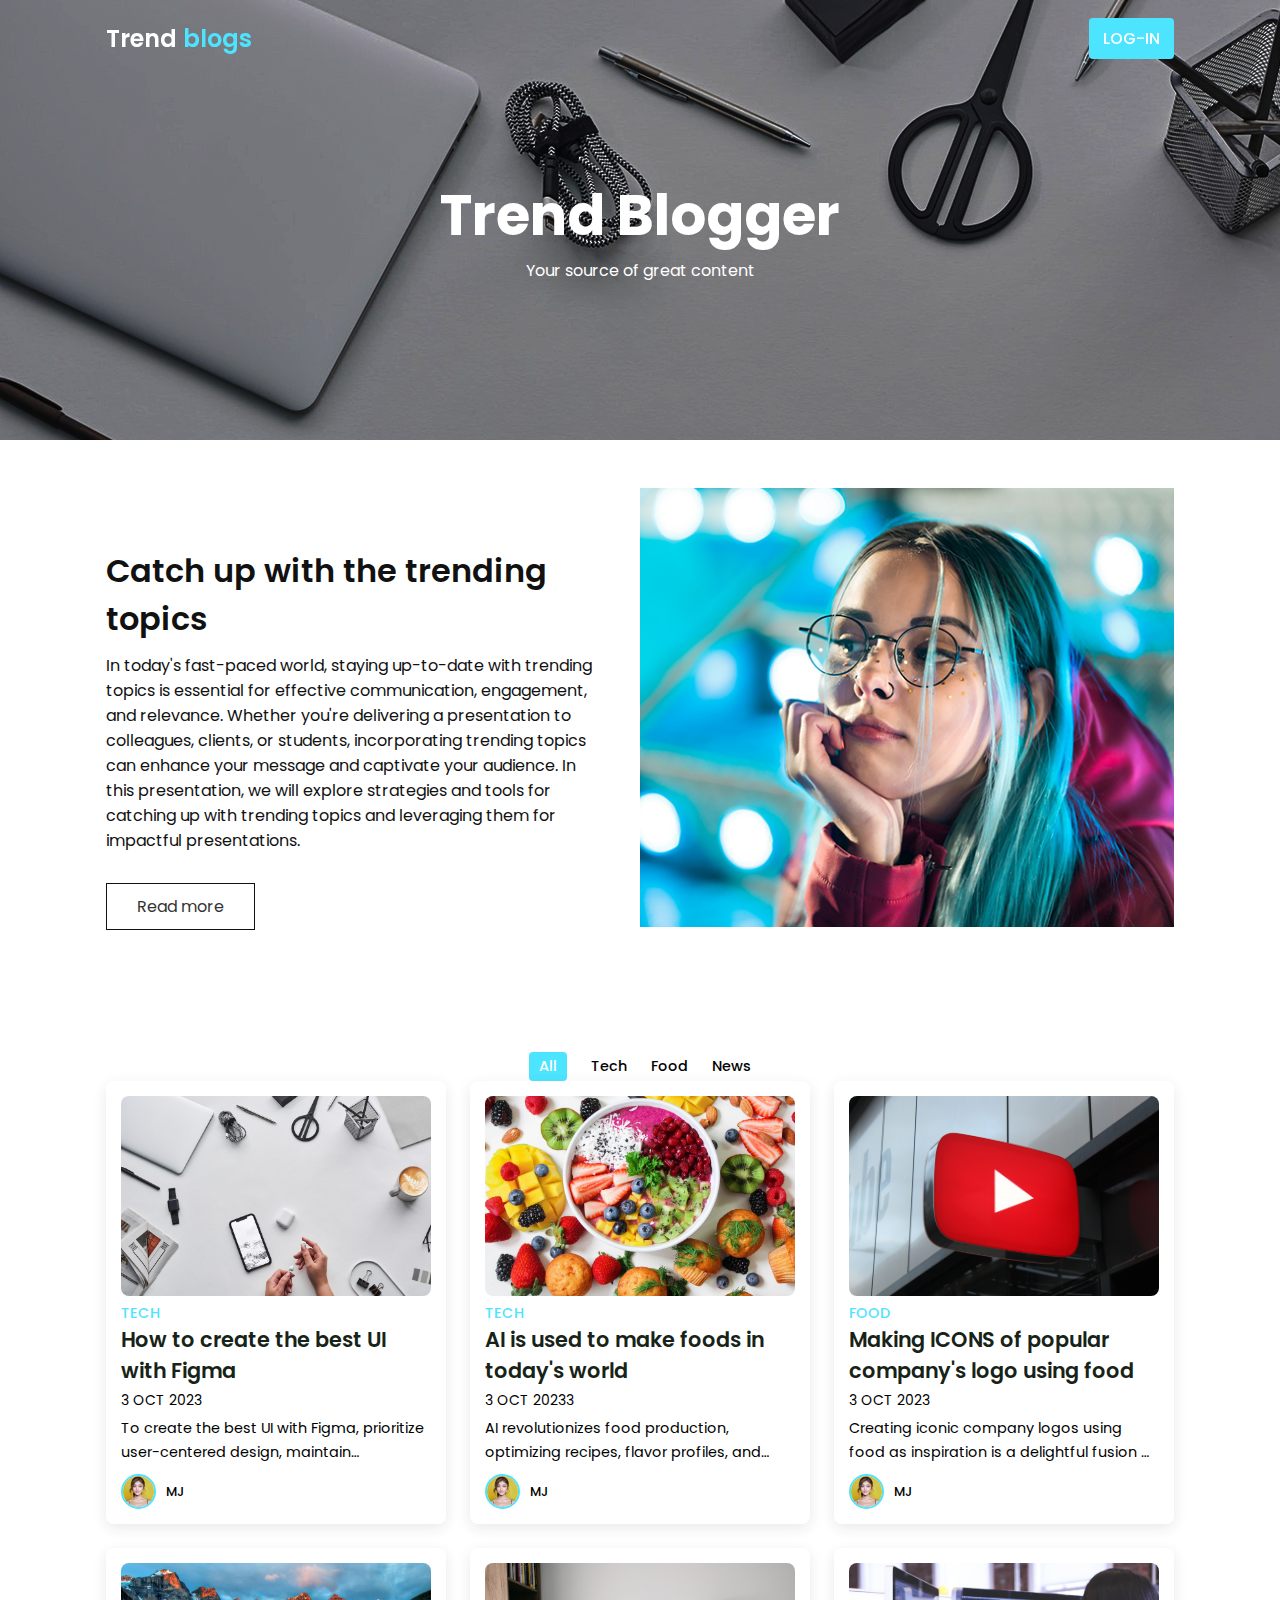
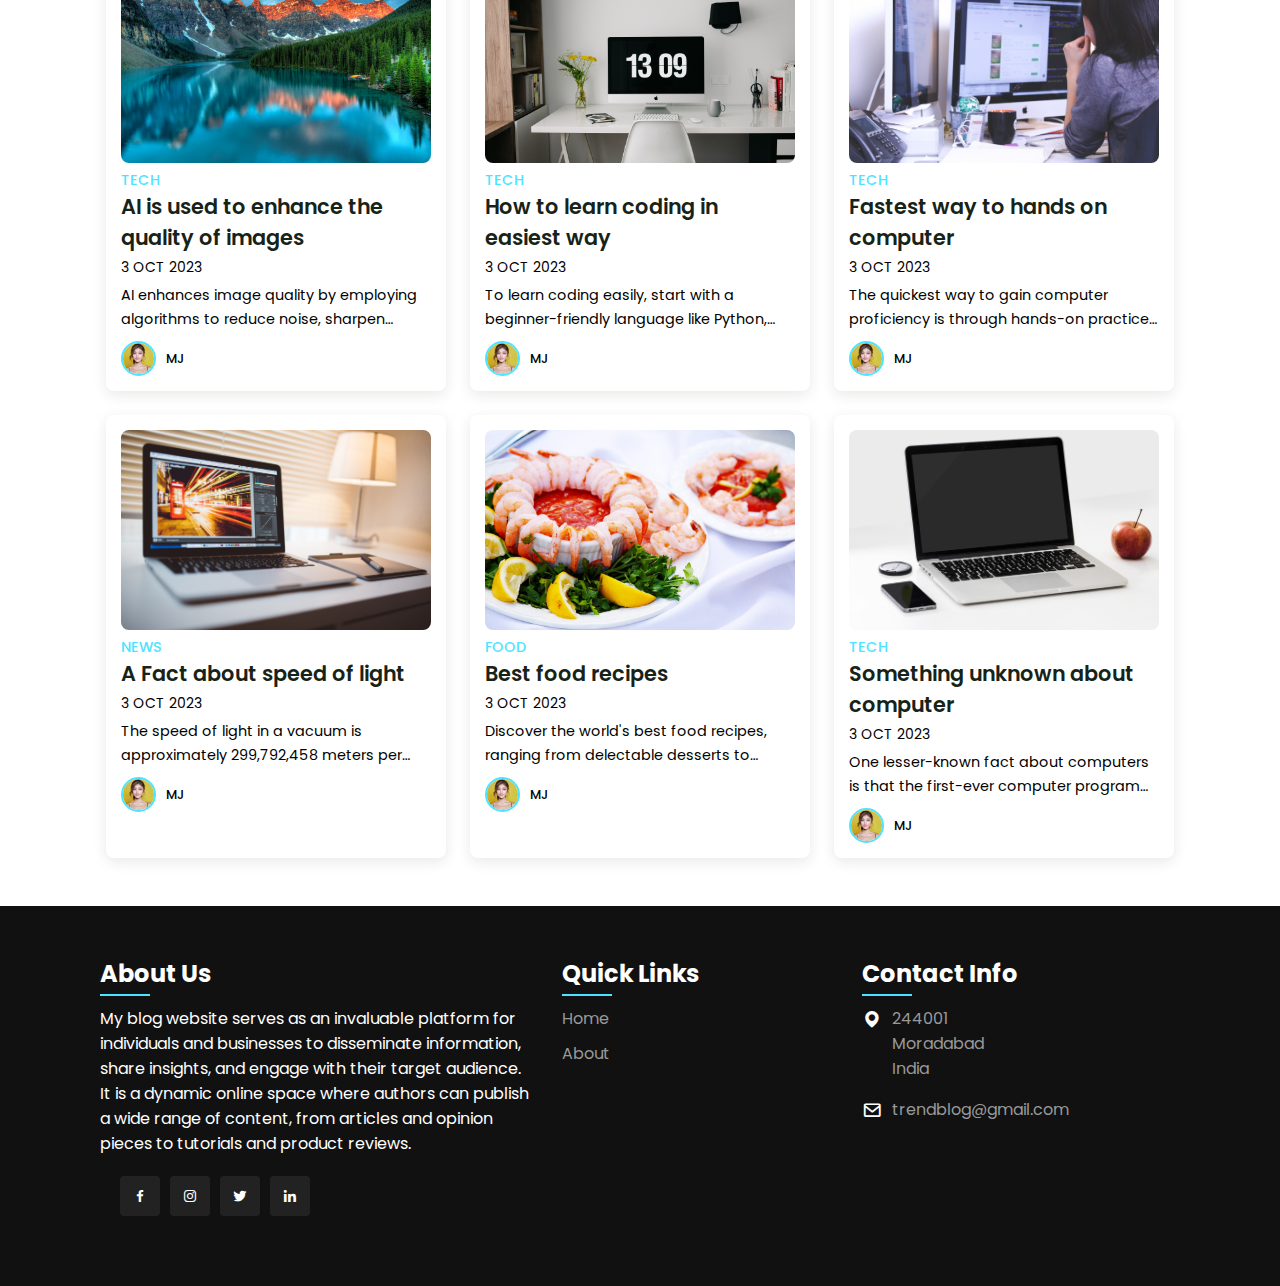
<file: index.html>
<!DOCTYPE html>
<html lang="en">

<head>
    <meta charset="UTF-8">
    <meta http-equiv="X-UA-Compatible" content="IE=edge">
    <meta name="viewport" content="width=device-width, initial-scale=1.0">
    <title>Trend Blogger</title>
    <!-- Box-icon -->
    <link href='https://unpkg.com/boxicons@2.1.4/css/boxicons.min.css' rel='stylesheet'>
    <link rel="stylesheet" href="style.css">
</head>

<body>
    <!-- header here -->
    <header>
        <div class="nav container">
            <a href="#" class="logo">Trend <span>blogs</span></a>
            <a href="signin.html" class="login">Log-in</a>
        </div>
    </header>

    <section class="home" id="home">
        <div class="home-text container">
            <h2 class="home-title">Trend Blogger</h2>
            <span class="home-subtitle">Your source of great content</span>
        </div>
    </section>

    <section class="about container" id="about">
        <div class="contentBx">
            <h2 class="titleText">Catch up with the trending topics</h2>
            <p class="title-text">
                In today's fast-paced world, staying up-to-date with trending topics is essential for effective
                communication, engagement, and relevance. Whether you're delivering a presentation to colleagues,
                clients, or students, incorporating trending topics can enhance your message and captivate your
                audience. In this presentation, we will explore strategies and tools for catching up with trending
                topics and leveraging them for impactful presentations.
            </p>
            <a href="#" class="btn2">Read more</a>
        </div>
        <div class="imgBx">
            <img src="images/about.png" alt="" class="fitBg">
        </div>
    </section>

    <div class="post-filter container">
        <span class="filter-item active-filter" data-filter="all">All</span>
        <span class="filter-item" data-filter="tech">Tech</span>
        <span class="filter-item" data-filter="food">Food</span>
        <span class="filter-item" data-filter="news">News</span>
    </div>

    <div class="post container">
        <!-- Post 1 -->
        <div class="post-box tech">
            <img src="images/img1.jpg" alt="" class="post-img">
            <h2 class="category">Tech</h2>
            <a href="#" class="post-title">How to create the best UI with Figma</a>
            <span class="post-date">3 oct 2023</span>
            <p class="post-description">To create the best UI with Figma, prioritize user-centered design, maintain
                consistency in elements, use grids for layout, employ intuitive navigation, and gather feedback for
                iterative improvements.</p>
            <div class="profile">
                <img src="images/testi1.jpg" alt="" class="profile-img">
                <span class="profile-name">MJ</span>
            </div>
        </div>
        <!-- Post 2 -->
        <div class="post-box food">
            <img src="images/img2.jpg" alt="" class="post-img">
            <h2 class="category">Tech</h2>
            <a href="#" class="post-title">AI is used to make foods in today's world</a>
            <span class="post-date">3 oct 20233 </span>
            <p class="post-description">AI revolutionizes food production, optimizing recipes, flavor profiles, and even
                cooking processes. From personalized meal recommendations to automated kitchens, AI plays a significant
                role in modern food creation.</p>
            <div class="profile">
                <img src="images/testi1.jpg" alt="" class="profile-img">
                <span class="profile-name">MJ</span>
            </div>
        </div>
        <!-- Post 3 -->
        <div class="post-box food">
            <img src="images/img3.jpg" alt="" class="post-img">
            <h2 class="category">Food</h2>
            <a href="#" class="post-title">Making ICONS of popular company's logo using food</a>
            <span class="post-date">3 oct 2023</span>
            <p class="post-description">
                Creating iconic company logos using food as inspiration is a delightful fusion of art and branding.
                These edible symbols capture brand essence while tantalizing taste buds, merging design and flavor
                harmoniously.</p>
            <div class="profile">
                <img src="images/testi1.jpg" alt="" class="profile-img">
                <span class="profile-name">MJ</span>
            </div>
        </div>
        <!-- Post 4 -->
        <div class="post-box news">
            <img src="images/img4.jpg" alt="" class="post-img">
            <h2 class="category">Tech</h2>
            <a href="#" class="post-title">AI is used to enhance the quality of images</a>
            <span class="post-date">3 oct 2023</span>
            <p class="post-description">AI enhances image quality by employing algorithms to reduce noise, sharpen
                details, adjust colors, and upscale resolution, resulting in clearer and more visually appealing images.
            </p>
            <div class="profile">
                <img src="images/testi1.jpg" alt="" class="profile-img">
                <span class="profile-name">MJ</span>
            </div>
        </div>
        <!-- Post 5 -->
        <div class="post-box tech">
            <img src="images/img5.jpg" alt="" class="post-img">
            <h2 class="category">Tech</h2>
            <a href="#" class="post-title">How to learn coding in easiest way</a>
            <span class="post-date">3 oct 2023</span>
            <p class="post-description">
                To learn coding easily, start with a beginner-friendly language like Python, follow online tutorials and
                courses, practice regularly, and seek help from forums and communities when needed.
            </p>
            <div class="profile">
                <img src="images/testi1.jpg" alt="" class="profile-img">
                <span class="profile-name">MJ</span>
            </div>
        </div>
        <!-- Post 7 -->
        <div class="post-box tech">
            <img src="images/img7.jpg" alt="" class="post-img">
            <h2 class="category">Tech</h2>
            <a href="#" class="post-title">Fastest way to hands on computer</a>
            <span class="post-date">3 oct 2023</span>
            <p class="post-description">The quickest way to gain computer proficiency is through hands-on practice.
                Regularly use your computer for various tasks, explore software, and seek online tutorials for efficient
                learning.</p>
            <div class="profile">
                <img src="images/testi1.jpg" alt="" class="profile-img">
                <span class="profile-name">MJ</span>
            </div>
        </div>
        <!-- Post 1 -->
        <div class="post-box news">
            <img src="images/img8.jpg" alt="" class="post-img">
            <h2 class="category">News</h2>
            <a href="#" class="post-title">A Fact about speed of light</a>
            <span class="post-date">3 oct 2023</span>
            <p class="post-description">
                The speed of light in a vacuum is approximately 299,792,458 meters per second (or about 186,282 miles
                per second), making it the fastest known constant in the universe.</p>
            <div class="profile">
                <img src="images/testi1.jpg" alt="" class="profile-img">
                <span class="profile-name">MJ</span>
            </div>
        </div>
        <!-- Post 9 -->
        <div class="post-box food">
            <img src="images/img10.jpg" alt="" class="post-img">
            <h2 class="category">Food</h2>
            <a href="#" class="post-title">Best food recipes </a>
            <span class="post-date">3 oct 2023</span>
            <p class="post-description">Discover the world's best food recipes, ranging from delectable desserts to
                savory dishes. Explore diverse cuisines and cooking techniques to satisfy your culinary cravings and
                impress your taste buds.</p>
            <div class="profile">
                <img src="images/testi1.jpg" alt="" class="profile-img">
                <span class="profile-name">MJ</span>
            </div>
        </div>
        <!-- Post 10 -->
        <div class="post-box food">
            <img src="images/img6.jpg" alt="" class="post-img">
            <h2 class="category">Tech</h2>
            <a href="#" class="post-title">Something unknown about computer </a>
            <span class="post-date">3 oct 2023</span>
            <p class="post-description">One lesser-known fact about computers is that the first-ever computer program
                was written by Ada Lovelace in the mid-19th century for Charles Babbage's Analytical Engine, making her
                the world's first computer programmer.</p>
            <div class="profile">
                <img src="images/testi1.jpg" alt="" class="profile-img">
                <span class="profile-name">MJ</span>
            </div>
        </div>
    </div>

    <footer>
        <div class="footer-container">
            <div class="sec aboutus">
                <h2>About Us</h2>
                <p>My blog website serves as an invaluable platform for individuals and businesses to disseminate
                    information, share insights, and engage with their target audience. It is a dynamic online space
                    where authors can publish a wide range of content, from articles and opinion pieces to tutorials and
                    product reviews.</p>
                <ul class="sci">
                    <li><a href="#"><i class="bx bxl-facebook"></i></a></li>
                    <li><a href="#"><i class="bx bxl-instagram"></i></a></li>
                    <li><a href="#"><i class="bx bxl-twitter"></i></a></li>
                    <li><a href="#"><i class="bx bxl-linkedin"></i></a></li>
                </ul>
            </div>
            <div class="sec quicklinks">
                <h2>Quick Links</h2>
                <ul>
                    <li><a href="#">Home</a></li>
                    <li><a href="#">About</a></li>
                </ul>
            </div>
            <div class="sec contactBx">
                <h2>Contact Info</h2>
                <ul class="info">
                    <li>
                        <span><i class='bx bxs-map'></i></span>
                        <span>244001 <br>Moradabad <br> India</span>
                    </li>
                    <li>
                        <span><i class='bx bx-envelope'></i></span>
                        <p><a href="mailto:xyz@gmail.com">trendblog@gmail.com</a></p>
                    </li>
                </ul>
            </div>
        </div>
    </footer>
</body>
<script src="https://cdnjs.cloudflare.com/ajax/libs/jquery/3.6.1/jquery.min.js"
    integrity="sha512-aVKKRRi/Q/YV+4mjoKBsE4x3H+BkegoM/em46NNlCqNTmUYADjBbeNefNxYV7giUp0VxICtqdrbqU7iVaeZNXA=="
    crossorigin="anonymous" referrerpolicy="no-referrer"></script>
<script src="main.js"></script>

</html>
</file>
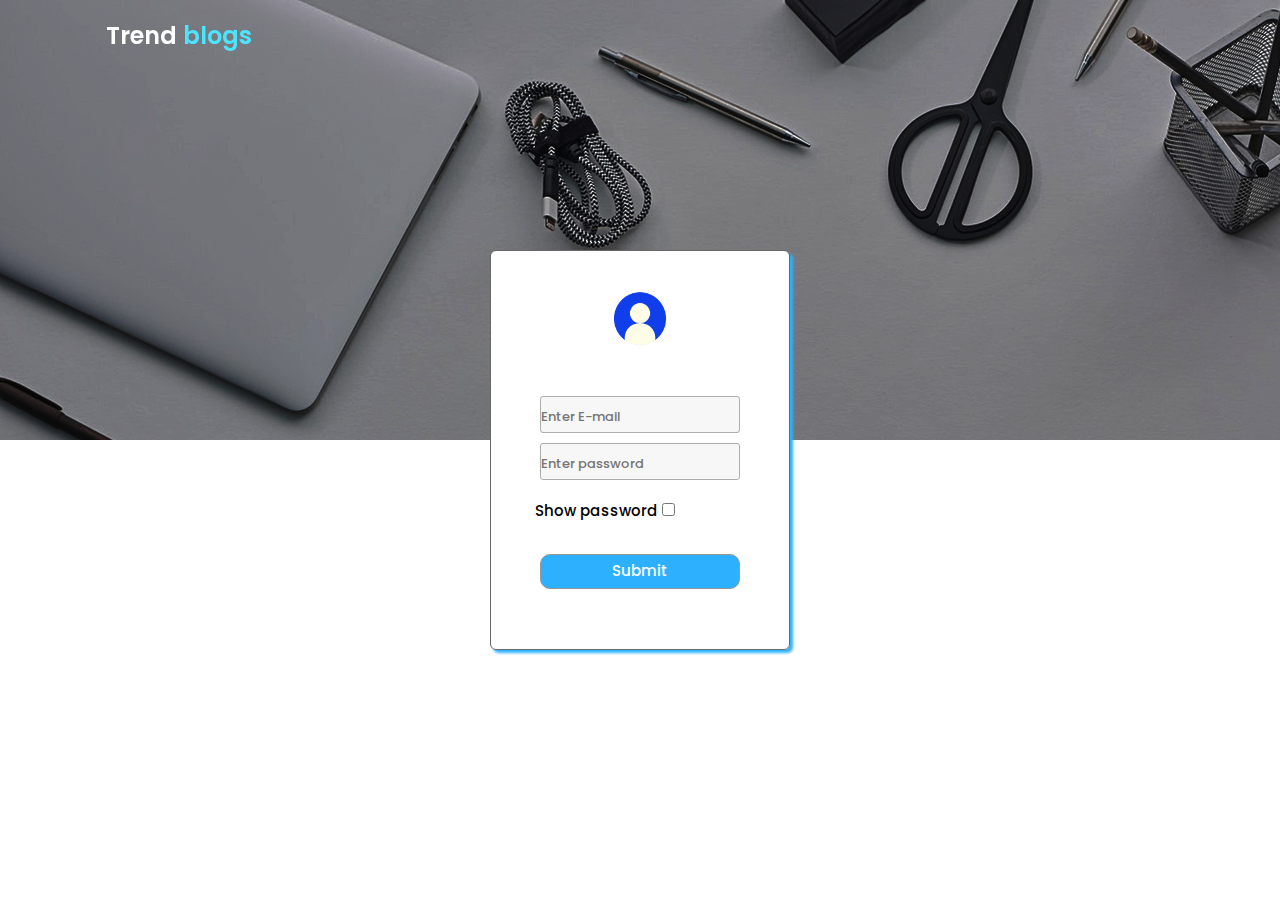
<file: signin.html>
<!DOCTYPE html>
<html lang="en">

<head>
    <meta charset="UTF-8">
    <meta http-equiv="X-UA-Compatible" content="IE=edge">
    <meta name="viewport" content="width=device-width, initial-scale=1.0">
    <link rel="stylesheet" href="assets/css/bootstrap.min.css">
    <link rel="stylesheet" href="assets/css/stylesheet.css">
    <link rel="stylesheet" href="assets/css/style.css">
    <link rel="stylesheet" href="style.css">
    <link rel="shortcut icon" href="assets/img/25231.png" type="image/x-icon">
    <title>Login Page</title>
</head>

<body>
    <header>
        <div class="nav container">
            <p class="logo">Trend <span>blogs</span></p>
        </div>
    </header>

    <section class="home" id="home">
        <div class="home-text container">
            <h2 class="home-title"></h2>
            <span class="home-subtitle">&nbsp;</span>
        </div>
    </section>

    <div class="p-of-page"></div>

    <div class="p-login-sec">
        <div class="container">
            <div class="login-sec">
                <div class="cont-media" style="
                box-shadow: 3px 3px 3px  #2db1ff;">
                    <div class="p-logo">
                        <img class="logo" src="assets/img/25231.png" alt="SEO">
                    </div>
                    <div class="p-form">
                        <form class="form" action="#">
                            <input class="e-mail-inpt" type="text" placeholder="Enter E-mail">
                            <br>
                            <input class="pass-inpt" type="password" placeholder="Enter password">
                            <br>
                            <div class="l-parent">
                                <label class="shpass">Show password</label>
                                <input class="chk-box" type="checkbox" id="show-pass">
                            </div>
                            <br>
                            <input class="submit" type="submit" value="Submit">
                        </form>
                    </div>
                </div>
            </div>
        </div>
    </div>


    <script src="assets/js/jquery-3.2.1.slim.min.js"></script>
    <script src="assets/js/popper.min.js"></script>
    <script src="assets/js/bootstrap.min.js"></script>
    <script src="assets/js/script.js"></script>
</body>

</html>
</file>
<file: style.css>
@import url('https://fonts.googleapis.com/css2?family=Poppins:ital,wght@0,600;0,700;1,400&display=swap');
*{
    font-family: 'Poppins', sans-serif;
    margin: 0;
    padding: 0;
    scroll-behavior: smooth;
    scroll-padding-top: 2rem;
    box-sizing: border-box;
}

/* root values */
:root{
    --container-color: #1a1e21;
    --second-color: rgba(77, 228, 255);
    --text-color: #172317;
    --bg-color: #fff;
}

::selection{
    color: var(--bg-color);
    background: var(--second-color);
}

a{
    text-decoration: none;
}

li{
    list-style: none;
}

img{
    width: 100%;
}

section{
    padding: 3rem 0 2rem;
}

.container{
    max-width: 1068px;
    margin: auto;
    width: 100%;
}

a{
    color: #fff;
}

/* Header */
header{
    position: fixed;
    top: 0;
    left: 0;
    width: 100%;
    z-index: 200;
}

header.shadow{
    background: var(--bg-color);
    box-shadow: 0 1px 4px hsl(0 4% 14% / 10%);
    transition: .5s;
}

header.shadow .logo{
    color: var(--text-color);
}

.nav{
    display: flex;
    align-items: center;
    justify-content: space-between;
    padding: 18px 0;
}

.logo{
    font-size: 1.5rem;
    font-weight: 600;
    color: var(--bg-color);
}

.logo span{
    color: var(--second-color);
}

.login{
    padding: 8px 14px;
    text-transform: uppercase;
    font-weight: 500;
    border-radius: 4px;
    background: var(--second-color);
    color: var(--bg-color);
}

.login:hover{
    background: hsl(199, 98%, 56%);
    transition: .5s;
}

.home{
    width: 100%;
    min-height: 440px;
    background: url("images/banner2.png");
    display: grid;
    justify-content: center;
    align-items: center;
}

.home-text{
    color: var(--bg-color);
    text-align: center;
}

.home-title{
    font-size: 3.5rem;
}

.home-subtitle{
    font-size: 1rem;
    font-weight: 400;
}

.about{
    position: relative;
    width: 100%;
    display: flex !important;
    justify-content: center;
    align-items: center;
}

.about .contentBx{
    max-width: 50%;
    width: 50%;
    text-align: left;
    padding-right: 40px;
}

.titleText{
    font-weight: 600;
    color: #111;
    font-size: 2rem;
    margin-bottom: 10px;
}

.title-text{
    color: #111;
    font-size: 1em;
}

.about .imgBx{
    position: relative;
    min-width: 50%;
    width: 50%;
    min-height: 500px;
}

.btn2{
    position: relative;
    display: inline-block;
    margin-top: 30px;
    padding: 10px 30px;
    background: #fff;
    border: .8px solid #111;
    color: #333;
    text-decoration: none;
    transition: 0.5s;
}

.btn2:hover{
    background-color: var(--second-color);
    border: none;
    color: #fff;
}

.post-filter{
    display: flex;
    justify-content: center;
    align-items: center;
    column-gap: 1.5rem;
    margin-top: 2rem !important;
}

.filter-item{
    font-size: 0.9rem;
    font-weight: 500;
    cursor: pointer;
}

.active-filter{
    background: var(--second-color);
    color: var(--bg-color);
    padding: 4px 10px;
    border-radius: 4px;
}

.post{
    display: grid;
    grid-template-columns: repeat(auto-fit, minmax(280px, auto));
    justify-content: center;
    gap: 1.5rem;
}

.post-box{
    background: var(--bg-color);
    box-shadow: 0 4px 14px hsl(35deg 25% 15% / 10%);
    padding: 15px;
    border-radius: 0.5rem;
}

.post-img{
    width: 100%;
    height: 200px;
    object-fit: cover;
    object-position: center;
    border-radius: 0.5rem;
}

.category{
    font-size: 0.9rem;
    font-weight: 500;
    text-transform: uppercase;
    color: var(--second-color);
}

.post-title{
    font-size: 1.3rem;
    font-weight: 600;
    color: var(--text-color);
    display: -webkit-box;
    -webkit-line-clamp: 2;
    -webkit-box-orient: vertical;
    overflow: hidden;
}

.post-date{
    display: flex;
    font-size: 0.875rem;
    text-transform: uppercase;
    margin-top: 4px;
    font-weight: 400;
}

.post-description{
    font-size: 0.9rem;
    line-height: 1.5rem;
    margin: 5px 0 10px;
    display: -webkit-box;
    -webkit-line-clamp: 2;
    -webkit-box-orient: vertical;
    overflow: hidden;
}

.profile{
    display: flex;
    align-items: center;
    gap: 10px;
}

.profile-img{
    width: 35px;
    height: 35px;
    border-radius: 50%;
    object-fit: cover;
    object-position: center;
    border: 2px solid var(--second-color);
}

.profile-name{
    font-size: .8rem;
    font-weight: 500;
}

footer{
    position: relative;
    width: 100%;
    height: auto;
    padding: 50px 100px;
    margin-top: 3rem;
    background: #111;
    display: flex;
    font-family: sans-serif;
    justify-content: space-between;
}

.footer-container{
    display: flex;
    justify-content: space-between;
    flex-wrap: wrap;
    flex-direction: row;
}

.footer-container .sec{
    margin-right: 30px;
}

.footer-container .sec.aboutus{
    width: 40%;
}

.footer-container h2{
    position: relative;
    color: #fff;
    margin-bottom: 15px;
}

.footer-container h2::before{
    content: '';
    position: absolute;
    bottom: -5px;
    left: 0;
    width: 50px;
    height: 2px;
    background: rgb(77, 228, 255);
}

footer p{
    color: #fff;
}

.sci{
    margin: 20px;
    display: flex;
}

.sci li{
    list-style: none;
}

.sci li a{
    display: inline-block;
    width: 40px;
    height: 40px;
    background: #222;
    display: flex;
    justify-content: center;
    align-items: center;
    margin-right: 10px;
    text-decoration: none;
    border-radius: 4px;
    transition: .5s;
}

.sci li a:hover{
    background: rgb(77, 228, 255);
}

.sci i a .bx{
    color: #fff;
    font-size: 20px;
}

.quicklinks{
    position: relative;
    width: 25%;
}

.quicklinks ul li{
    list-style: none;
}

.quicklinks ul li a{
    color: #999;
    text-decoration: none;
    margin-bottom: 10px;
    display: inline-block;
    transition: .3s;
}

.quicklinks ul li a:hover{
    color: #fff;
}

.footer-container .contactBx{
    width: calc(35% - 60px);
    margin-right: 0 !important;
}

.contactBx .info{
    position: relative;
}

.contactBx .info li{
    display: flex !important;
    margin-bottom: 16px;
}

.contactBx .info li span:nth-child(1){
    color: #fff;
    font-size: 20px;
    margin-right: 10px;
}

.contactBx .info li span{
    color: #999;
}

.contactBx .info li a{
    color: #999;
    text-decoration: none;
    transition: .5s;
}

.contactBx .info li a:hover{
    color: #fff;
}

@media (max-width: 1060px){
    .container{
        margin: 0 auto;
        width: 95%;
    }

    .home-text{
        width: 100%
    }
}

@media (max-width: 768px){
    .nav{
        padding: 10px 0;
    }

    section{
        padding: 2rem 0 !important;
    }

    .header-content{
        margin-top: 3rem !important;
    }

    .home{
        min-height: 380px;
    }

    .home-title{
        font-size: 3rem;
    }

    .header-title{
        font-size: 2rem;
    }

    .header-img{
        height: 370px;
    }

    .about{
        flex-direction: column;
    }

    .about .contentBx{
        min-width: 100%;
        width: 100%;
        text-align: center;
        padding-right: 0px;
    }

    .about .contentBx,
    .about .imgBx{
        min-width: 100%;
        width: 100%;
        padding-right: 0px;
        text-align: center;
    }

    .about .imgBx{
        min-height: 250px;
    }

    .btn2{
        margin-bottom: 30px;
    }

    .post-header{
        height: 435px;
    }

    .post-header{
        margin-top: 9rem !important;
    }
}

@media (max-width: 570px){
    .post-header{
        height: 390px;
    }

    .header-title{
        width: 100%;
    }

    .header-img{
        height: 340px;
    }
}

@media (max-width: 396px){
    .home-title{
        font-size: 2rem;
    }

    .home-subtitle{
        font-size: 0.9rem;
    }

    .home{
        min-height: 300px;
    }

    .post-box{
        padding: 10px;
    }

    .header-title{
        font-size: 1.4rem;
    }

    .header-img{
        height: 240px;
    }

    .post-header{
        height: 335px;
    }

    .header-img{
        height: 340px;
    }
}

/* Footer Media Query */
@media (max-width: 991px){
    footer{
        padding: 40px;
        font-size: 20px;
    }

    footer .footer-container{
        flex-direction: column;
    }

    footer .footer-container .sec{
        margin-right: 0;
        margin-bottom: 40px;
    }

    footer .footer-container .sec.aboutus{
        width: 100% !important;
    }

    footer .footer-container .quicklinks{
        width: 100%;
    }

    footer .footer-container .contactBx{
        width: 100%;
    }
}
</file>
<file: assets/css/stylesheet.css>
@font-face {
    font-family: 'Gilroy';
    src:
        url('../fonts/Gilroy-Regular.eot?#iefix') format('embedded-opentype'),
        url('../fonts/Gilroy-Regular.woff2') format('woff2'),
        url('../fonts/Gilroy-Regular.woff') format('woff'),
        url('../fonts/Gilroy-Regular.ttf') format('truetype');
    font-weight: normal;
    font-style: normal;
}

@font-face {
    font-family: 'Gilroy';
    src:
        url('../fonts/Gilroy-ExtraboldItalic.eot?#iefix') format('embedded-opentype'),
        url('../fonts/Gilroy-ExtraboldItalic.woff2') format('woff2'),
        url('../fonts/Gilroy-ExtraboldItalic.woff') format('woff'),
        url('../fonts/Gilroy-ExtraboldItalic.ttf') format('truetype');
    font-weight: 800;
    font-style: italic;
}

@font-face {
    font-family: 'Gilroy';
    src:
        url('../fonts/Gilroy-Bold.eot?#iefix') format('embedded-opentype'),
        url('../fonts/Gilroy-Bold.woff2') format('woff2'),
        url('../fonts/Gilroy-Bold.woff') format('woff'),
        url('../fonts/Gilroy-Bold.ttf') format('truetype');
    font-weight: bold;
    font-style: normal;
}

@font-face {
    font-family: 'Gilroy';
    src:
        url('../fonts/Gilroy-Black.eot?#iefix') format('embedded-opentype'),
        url('../fonts/Gilroy-Black.woff2') format('woff2'),
        url('../fonts/Gilroy-Black.woff') format('woff'),
        url('../fonts/Gilroy-Black.ttf') format('truetype');
    font-weight: 900;
    font-style: normal;
}

@font-face {
    font-family: 'Gilroy';
    src:
        url('../fonts/Gilroy-Light.eot?#iefix') format('embedded-opentype'),
        url('../fonts/Gilroy-Light.woff2') format('woff2'),
        url('../fonts/Gilroy-Light.woff') format('woff'),
        url('../fonts/Gilroy-Light.ttf') format('truetype');
    font-weight: 300;
    font-style: normal;
}

@font-face {
    font-family: 'Gilroy';
    src:
        url('../fonts/Gilroy-Semibold.eot?#iefix') format('embedded-opentype'),
        url('../fonts/Gilroy-Semibold.woff2') format('woff2'),
        url('../fonts/Gilroy-Semibold.woff') format('woff'),
        url('../fonts/Gilroy-Semibold.ttf') format('truetype');
    font-weight: 600;
    font-style: normal;
}

@font-face {
    font-family: 'Gilroy';
    src:
        url('../fonts/Gilroy-Medium.eot?#iefix') format('embedded-opentype'),
        url('../fonts/Gilroy-Medium.woff2') format('woff2'),
        url('../fonts/Gilroy-Medium.woff') format('woff'),
        url('../fonts/Gilroy-Medium.ttf') format('truetype');
    font-weight: 500;
    font-style: normal;
}

@font-face {
    font-family: 'Gilroy';
    src:
        url('../fonts/Gilroy-MediumItalic.eot?#iefix') format('embedded-opentype'),
        url('../fonts/Gilroy-MediumItalic.woff2') format('woff2'),
        url('../fonts/Gilroy-MediumItalic.woff') format('woff'),
        url('../fonts/Gilroy-MediumItalic.ttf') format('truetype');
    font-weight: 500;
    font-style: italic;
}

@font-face {
    font-family: 'Gilroy';
    src:
        url('../fonts/Gilroy-BlackItalic.eot?#iefix') format('embedded-opentype'),
        url('../fonts/Gilroy-BlackItalic.woff2') format('woff2'),
        url('../fonts/Gilroy-BlackItalic.woff') format('woff'),
        url('../fonts/Gilroy-BlackItalic.ttf') format('truetype');
    font-weight: 900;
    font-style: italic;
}

@font-face {
    font-family: 'Gilroy';
    src:
        url('../fonts/Gilroy-UltraLight.eot?#iefix') format('embedded-opentype'),
        url('../fonts/Gilroy-UltraLight.woff2') format('woff2'),
        url('../fonts/Gilroy-UltraLight.woff') format('woff'),
        url('../fonts/Gilroy-UltraLight.ttf') format('truetype');
    font-weight: 200;
    font-style: normal;
}

@font-face {
    font-family: 'Gilroy';
    src: url('../fonts/Gilroy-RegularItalic.eot');
    src: local('Gilroy Regular Italic'), local('../fonts/Gilroy-RegularItalic'),
        url('../fonts/Gilroy-RegularItalic.eot?#iefix') format('embedded-opentype'),
        url('../fonts/Gilroy-RegularItalic.woff2') format('woff2'),
        url('../fonts/Gilroy-RegularItalic.woff') format('woff'),
        url('../fonts/Gilroy-RegularItalic.ttf') format('truetype');
    font-weight: normal;
    font-style: italic;
}

@font-face {
    font-family: 'Gilroy';
    src: url('Gilroy-SemiboldItalic.eot');
    src: local('Gilroy Semibold Italic'), local('Gilroy-SemiboldItalic'),
        url('Gilroy-SemiboldItalic.eot?#iefix') format('embedded-opentype'),
        url('Gilroy-SemiboldItalic.woff2') format('woff2'),
        url('Gilroy-SemiboldItalic.woff') format('woff'),
        url('Gilroy-SemiboldItalic.ttf') format('truetype');
    font-weight: 600;
    font-style: italic;
}

@font-face {
    font-family: 'Gilroy';
    src: url('Gilroy-HeavyItalic.eot');
    src: local('Gilroy Heavy Italic'), local('Gilroy-HeavyItalic'),
        url('Gilroy-HeavyItalic.eot?#iefix') format('embedded-opentype'),
        url('Gilroy-HeavyItalic.woff2') format('woff2'),
        url('Gilroy-HeavyItalic.woff') format('woff'),
        url('Gilroy-HeavyItalic.ttf') format('truetype');
    font-weight: 900;
    font-style: italic;
}

@font-face {
    font-family: 'Gilroy';
    src: url('Gilroy-Extrabold.eot');
    src: local('Gilroy Extrabold'), local('Gilroy-Extrabold'),
        url('Gilroy-Extrabold.eot?#iefix') format('embedded-opentype'),
        url('Gilroy-Extrabold.woff2') format('woff2'),
        url('Gilroy-Extrabold.woff') format('woff'),
        url('Gilroy-Extrabold.ttf') format('truetype');
    font-weight: 800;
    font-style: normal;
}

@font-face {
    font-family: 'Gilroy';
    src: url('Gilroy-BoldItalic.eot');
    src: local('Gilroy Bold Italic'), local('Gilroy-BoldItalic'),
        url('Gilroy-BoldItalic.eot?#iefix') format('embedded-opentype'),
        url('Gilroy-BoldItalic.woff2') format('woff2'),
        url('Gilroy-BoldItalic.woff') format('woff'),
        url('Gilroy-BoldItalic.ttf') format('truetype');
    font-weight: bold;
    font-style: italic;
}

@font-face {
    font-family: 'Gilroy';
    src: url('Gilroy-UltraLightItalic.eot');
    src: local('Gilroy UltraLight Italic'), local('Gilroy-UltraLightItalic'),
        url('Gilroy-UltraLightItalic.eot?#iefix') format('embedded-opentype'),
        url('Gilroy-UltraLightItalic.woff2') format('woff2'),
        url('Gilroy-UltraLightItalic.woff') format('woff'),
        url('Gilroy-UltraLightItalic.ttf') format('truetype');
    font-weight: 200;
    font-style: italic;
}

@font-face {
    font-family: 'Gilroy';
    src: url('Gilroy-LightItalic.eot');
    src: local('Gilroy Light Italic'), local('Gilroy-LightItalic'),
        url('Gilroy-LightItalic.eot?#iefix') format('embedded-opentype'),
        url('Gilroy-LightItalic.woff2') format('woff2'),
        url('Gilroy-LightItalic.woff') format('woff'),
        url('Gilroy-LightItalic.ttf') format('truetype');
    font-weight: 300;
    font-style: italic;
}

@font-face {
    font-family: 'Gilroy';
    src: url('Gilroy-Heavy.eot');
    src: local('Gilroy Heavy'), local('Gilroy-Heavy'),
        url('Gilroy-Heavy.eot?#iefix') format('embedded-opentype'),
        url('Gilroy-Heavy.woff2') format('woff2'),
        url('Gilroy-Heavy.woff') format('woff'),
        url('Gilroy-Heavy.ttf') format('truetype');
    font-weight: 900;
    font-style: normal;
}

@font-face {
    font-family: 'Gilroy';
    src: url('Gilroy-Thin.eot');
    src: local('Gilroy Thin'), local('Gilroy-Thin'),
        url('Gilroy-Thin.eot?#iefix') format('embedded-opentype'),
        url('Gilroy-Thin.woff2') format('woff2'),
        url('Gilroy-Thin.woff') format('woff'),
        url('Gilroy-Thin.ttf') format('truetype');
    font-weight: 100;
    font-style: normal;
}

@font-face {
    font-family: 'Gilroy';
    src: url('Gilroy-ThinItalic.eot');
    src: local('Gilroy Thin Italic'), local('Gilroy-ThinItalic'),
        url('Gilroy-ThinItalic.eot?#iefix') format('embedded-opentype'),
        url('Gilroy-ThinItalic.woff2') format('woff2'),
        url('Gilroy-ThinItalic.woff') format('woff'),
        url('Gilroy-ThinItalic.ttf') format('truetype');
    font-weight: 100;
    font-style: italic;
}
</file>
<file: assets/css/style.css>
* {
    font-family: 'Gilroy';
}

.login-sec {
    height: 100vh;
    display: flex;
    justify-content: center;
    align-items: center;
    text-align: center;
    position: absolute;
    top: 50%;
    left: 50%;
    transform: translate(-50%, -50%);
}

.login-sec .cont-media {
    width: 300px;
    height: 400px;
    background: rgb(255, 255, 255);
    background: linear-gradient(164deg, rgba(255, 255, 255, 1) 0%, rgb(255 255 255) 100%);
    box-shadow: 0px 0px 10px rgba(0, 0, 0, 0.034);
    border: #686868 solid 1px;
    border-radius: 6px;
}

.login-sec .cont-media .p-logo {
    display: flex;
    justify-content: center;
    align-items: center;
    margin-top: 30px;
}

.p-logo .logo {
    width: 25%;
}


.form .e-mail-inpt {
    margin-top: 40px;
    border: none;
    position: relative;
    z-index: 0;
    width: 200px;
    height: 37px;
    border: #adadad solid .1mm;
    border-radius: 3px;
    background-color: #f8f7f7;
    transition: all ease-in-out .3s;
}

.form .e-mail-inpt::-webkit-input-placeholder {
    position: absolute;
    top: 10px;
    font-weight: 500;
    font-size: 11px;
    transition: all ease-in-out .3s;
}

.form .e-mail-inpt:focus-visible {
    border-radius: 10px;
    border-bottom: solid #010101 2px;
    box-shadow: 0px 0px 20px rgba(0, 0, 0, 0.212);
    outline: none;
}

.form .e-mail-inpt:focus::-webkit-input-placeholder {
    color: #010101;
    top: 3px;
    font-size: 11px;
}

.form .pass-inpt {
    margin-top: 10px;
    position: relative;
    z-index: 0;
    width: 200px;
    height: 37px;
    border: #adadad solid .1mm;
    border-radius: 3px;
    background-color: #f8f7f7;
    transition: all ease-in-out .3s;
}

.form .pass-inpt::-webkit-input-placeholder {
    position: absolute;
    top: 10px;
    transition: all ease-in-out .3s;
    font-size: 13px;
    font-weight: 500;
}

.form .pass-inpt:focus-visible {
    border-radius: 10px;
    border-bottom: solid #010101 2px;
    box-shadow: 0px 0px 20px rgba(0, 0, 0, 0.212);
    outline: none;
}

.form .pass-inpt:focus::-webkit-input-placeholder {
    color: #010101;
    top: 3px;
    font-size: 11px;
}

.l-parent .shpass {
    margin-left: -70px;
    margin-top: 20px;
    font-size: 15px;
    font-weight: 500;
    color: #010101;
}

.submit {
    width: 200px;
    height: 35px;
    cursor: pointer;
    border: solid #979797 1px;
    border-radius: 10px;
    font-size: 15px;
    font-weight: 500;
    color: #ffffff;
    background-color: #2db1ff;
    transition: all ease-in-out .2s;
}

.submit:hover {
    box-shadow: 0px 0px 20px rgba(0, 0, 0, 0.212);
}

.p-border {
    display: flex;
    justify-content: center;
    align-items: center;
}

.p-border .border {
    width: 90%;
    border-bottom: #686868 solid .5px !important;
    margin-top: 8px;
}


@media (min-width:200px) {
    .login-sec .cont-media {
        width: 241px;
        height: 343px;
    }

    .form .e-mail-inpt::-webkit-input-placeholder {
        font-size: 13px;
    }

    .form .pass-inpt::-webkit-input-placeholder {
        font-size: 13px;
    }
}

@media (min-width:768px) {
    .login-sec .cont-media {
        width: 288px;
        height: 373px;
    }

    .form .e-mail-inpt::-webkit-input-placeholder {
        font-size: 13px;
    }

    .form .pass-inpt::-webkit-input-placeholder {
        font-size: 13px;
    }
}

@media (min-width:992px) {
    .login-sec .cont-media {
        width: 300px;
        height: 400px;
    }

    .form .e-mail-inpt::-webkit-input-placeholder {
        font-size: 13px;
    }

    .form .pass-inpt::-webkit-input-placeholder {
        font-size: 13px;
    }
}
</file>
